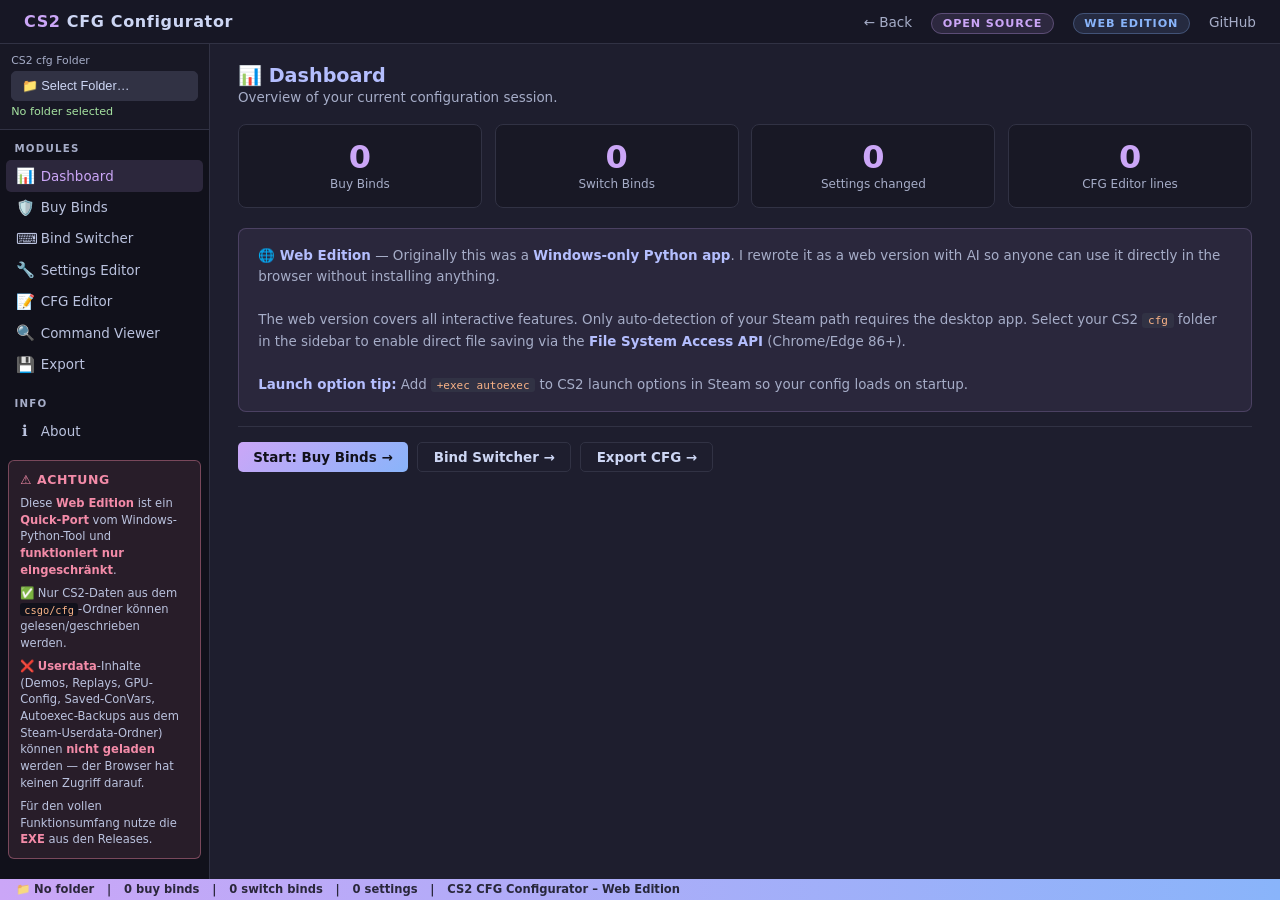
<file: docs/demo/demo.html>
<!DOCTYPE html>
<html lang="en">

<head>
  <meta charset="UTF-8" />
  <meta name="viewport" content="width=device-width, initial-scale=1.0" />
  <title>CS2 CFG Configurator – Web Edition</title>
  <link rel="stylesheet" href="demo.css" />
</head>

<body>

  <nav>
    <div class="nav-logo">CS2 <span>CFG Configurator</span></div>
    <ul>
      <li><a href="index.html">← Back</a></li>
      <li><span class="badge">Open Source</span></li>
      <li><span class="badge badge-web">Web Edition</span></li>
      <li><a href="https://github.com/vsvito420/cs2-cfg-configurator">GitHub</a></li>
    </ul>
  </nav>

  <div class="shell">

    <!-- SIDEBAR -->
    <aside class="sidebar">
      <div class="folder-bar">
        <small>CS2 cfg Folder</small>
        <button class="btn-folder" onclick="pickFolder()">📁 Select Folder…</button>
        <div id="folder-name">No folder selected</div>
      </div>
      <div class="sb-section">
        <div class="sb-label">Modules</div>
        <div class="sb-item active" onclick="sw('dashboard',this)"><span class="sb-icon">📊</span> Dashboard</div>
        <div class="sb-item" onclick="sw('buybinds',this)"><span class="sb-icon">🛡️</span> Buy Binds</div>
        <div class="sb-item" onclick="sw('bindswitcher',this)"><span class="sb-icon">⌨️</span> Bind Switcher</div>
        <div class="sb-item" onclick="sw('settings',this)"><span class="sb-icon">🔧</span> Settings Editor</div>
        <div class="sb-item" onclick="sw('cfgeditor',this)"><span class="sb-icon">📝</span> CFG Editor</div>
        <div class="sb-item" onclick="sw('cmdviewer',this)"><span class="sb-icon">🔍</span> Command Viewer</div>
        <div class="sb-item" onclick="sw('export',this)"><span class="sb-icon">💾</span> Export</div>
      </div>
      <div class="sb-section">
        <div class="sb-label">Info</div>
        <div class="sb-item" onclick="sw('about',this)"><span class="sb-icon">ℹ️</span> About</div>
      </div>
      <div class="sb-disclaimer">
        <div class="sb-disc-title">⚠️ Achtung</div>
        <p>Diese <strong>Web Edition</strong> ist ein <strong>Quick-Port</strong> vom Windows-Python-Tool und <strong>funktioniert nur eingeschränkt</strong>.</p>
        <p style="margin-top:.4rem">✅ Nur CS2-Daten aus dem <code>csgo/cfg</code>-Ordner können gelesen/geschrieben werden.</p>
        <p style="margin-top:.4rem">❌ <strong>Userdata</strong>-Inhalte (Demos, Replays, GPU-Config, Saved-ConVars, Autoexec-Backups aus dem Steam-Userdata-Ordner) können <strong>nicht geladen</strong> werden — der Browser hat keinen Zugriff darauf.</p>
        <p style="margin-top:.4rem">Für den vollen Funktionsumfang nutze die <strong>EXE</strong> aus den Releases.</p>
      </div>
    </aside>

    <!-- MAIN -->
    <main class="main">

      <!-- DASHBOARD -->
      <div class="panel active" id="panel-dashboard">
        <div class="p-title">📊 Dashboard</div>
        <div class="p-sub">Overview of your current configuration session.</div>
        <div class="dash-grid">
          <div class="dash-card">
            <div class="dash-num" id="d-buybinds">0</div>
            <div class="dash-lbl">Buy Binds</div>
          </div>
          <div class="dash-card">
            <div class="dash-num" id="d-switchbinds">0</div>
            <div class="dash-lbl">Switch Binds</div>
          </div>
          <div class="dash-card">
            <div class="dash-num" id="d-settings">0</div>
            <div class="dash-lbl">Settings changed</div>
          </div>
          <div class="dash-card">
            <div class="dash-num" id="d-cfglines">0</div>
            <div class="dash-lbl">CFG Editor lines</div>
          </div>
        </div>
        <div class="dash-notice">
          <strong>🌐 Web Edition</strong> — Originally this was a <strong>Windows-only Python app</strong>. I rewrote it
          as a web version with AI so anyone can use it directly in the browser without installing anything.<br><br>
          The web version covers all interactive features. Only auto-detection of your Steam path requires the desktop
          app. Select your CS2 <code>cfg</code> folder in the sidebar to enable direct file saving via the <strong>File
            System Access API</strong> (Chrome/Edge 86+).<br><br>
          <strong>Launch option tip:</strong> Add <code>+exec autoexec</code> to CS2 launch options in Steam so your
          config loads on startup.
        </div>
        <hr class="divider">
        <div style="display:flex;gap:.6rem;flex-wrap:wrap">
          <button class="btn btn-primary" onclick="sw('buybinds',getSbItem(1))">Start: Buy Binds →</button>
          <button class="btn btn-ghost" onclick="sw('bindswitcher',getSbItem(2))">Bind Switcher →</button>
          <button class="btn btn-ghost" onclick="sw('export',getSbItem(6))">Export CFG →</button>
        </div>
      </div>

      <!-- BUY BINDS -->
      <div class="panel" id="panel-buybinds">
        <div class="p-title">🛡️ Buy Bind Builder</div>
        <div class="p-sub">Select weapons/gear, assign a key, generate the buy bind command.</div>

        <div class="card">
          <div class="row" style="margin-bottom:.7rem">
            <div class="col" style="max-width:140px">
              <label>Key</label>
              <input type="text" id="bb-key" placeholder="F1, KP_1, MOUSE4…" maxlength="20" />
            </div>
            <div style="align-self:end">
              <button class="btn btn-primary" onclick="addBuyBind()">＋ Add Buy Bind</button>
            </div>
            <div style="align-self:end">
              <button class="btn btn-ghost" onclick="clearBBSelection()">Clear selection</button>
            </div>
          </div>

          <div class="weap-section-title">Primary Weapons</div>
          <div class="weapon-grid" id="wg-primary"></div>
          <div class="weap-section-title">Secondary / Pistols</div>
          <div class="weapon-grid" id="wg-secondary"></div>
          <div class="weap-section-title">Grenades &amp; Gear</div>
          <div class="weapon-grid" id="wg-grenades"></div>
          <div class="weap-section-title">Armor &amp; Utility</div>
          <div class="weapon-grid" id="wg-armor"></div>
        </div>

        <div style="display:flex;align-items:center;justify-content:space-between;margin-bottom:.4rem">
          <span style="font-size:.78rem;color:var(--muted)">Generated command preview</span>
        </div>
        <div class="cfg-preview" id="bb-cmd-preview">// Select weapons above and assign a key</div>

        <div style="display:flex;align-items:center;justify-content:space-between;margin-bottom:.4rem">
          <span style="font-size:.78rem;color:var(--muted)">Buy Binds list</span>
          <button class="btn btn-ghost" style="font-size:.74rem;padding:.25rem .5rem" onclick="copyBuyBinds()">📋 Copy
            all</button>
        </div>
        <div class="buy-bind-list" id="bb-list">
          <div style="color:var(--muted);font-style:italic;font-size:.82rem;padding:.5rem">No buy binds yet.</div>
        </div>
      </div>

      <!-- BIND SWITCHER -->
      <div class="panel" id="panel-bindswitcher">
        <div class="p-title">⌨️ Bind Switcher</div>
        <div class="p-sub">Create Simple, Toggle, Hold, and CFG-Exec binds — just like the Python app.</div>

        <div class="bs-type-tabs">
          <button class="bs-tab active" onclick="bsTab('simple',this)">Simple</button>
          <button class="bs-tab" onclick="bsTab('toggle',this)">Toggle</button>
          <button class="bs-tab" onclick="bsTab('hold',this)">Hold</button>
          <button class="bs-tab" onclick="bsTab('cfgexec',this)">CFG Exec</button>
        </div>

        <!-- Simple -->
        <div class="bs-form" id="bsf-simple">
          <div class="row">
            <div class="col" style="max-width:130px"><label>Key</label><input type="text" id="bs-s-key" placeholder="F1"
                maxlength="20" /></div>
            <div class="col"><label>Command</label><input type="text" id="bs-s-cmd" placeholder="noclip" /></div>
            <div class="col" style="max-width:200px"><label>Description (optional)</label><input type="text"
                id="bs-s-desc" placeholder="My bind…" /></div>
          </div>
          <div style="margin-top:.65rem">
            <button class="btn btn-primary" onclick="addSimpleBind()">＋ Add Simple Bind</button>
          </div>
        </div>

        <!-- Toggle -->
        <div class="bs-form" id="bsf-toggle" style="display:none">
          <div class="row">
            <div class="col" style="max-width:130px"><label>Key</label><input type="text" id="bs-t-key" placeholder="F2"
                maxlength="20" /></div>
            <div class="col" style="max-width:200px"><label>Alias name</label><input type="text" id="bs-t-alias"
                placeholder="my_toggle" /></div>
            <div class="col"><label>Description (optional)</label><input type="text" id="bs-t-desc" placeholder="…" />
            </div>
          </div>
          <div class="row" style="margin-top:.6rem">
            <div class="col"><label>State A commands</label><input type="text" id="bs-t-a"
                placeholder="cl_righthand 1" /></div>
            <div class="col"><label>State B commands</label><input type="text" id="bs-t-b"
                placeholder="cl_righthand 0" /></div>
          </div>
          <div style="margin-top:.65rem">
            <button class="btn btn-primary" onclick="addToggleBind()">＋ Add Toggle Bind</button>
          </div>
        </div>

        <!-- Hold -->
        <div class="bs-form" id="bsf-hold" style="display:none">
          <div class="row">
            <div class="col" style="max-width:130px"><label>Key</label><input type="text" id="bs-h-key"
                placeholder="MOUSE4" maxlength="20" /></div>
            <div class="col" style="max-width:200px"><label>Alias name</label><input type="text" id="bs-h-alias"
                placeholder="my_hold" /></div>
            <div class="col"><label>Description (optional)</label><input type="text" id="bs-h-desc" placeholder="…" />
            </div>
          </div>
          <div class="row" style="margin-top:.6rem">
            <div class="col"><label>On Press commands</label><input type="text" id="bs-h-press" placeholder="+zoom" />
            </div>
            <div class="col"><label>On Release commands</label><input type="text" id="bs-h-release"
                placeholder="-zoom" /></div>
            <div class="col"><label>Before (default state, optional)</label><input type="text" id="bs-h-before"
                placeholder="…" /></div>
          </div>
          <div style="margin-top:.65rem">
            <button class="btn btn-primary" onclick="addHoldBind()">＋ Add Hold Bind</button>
          </div>
        </div>

        <!-- CFG Exec -->
        <div class="bs-form" id="bsf-cfgexec" style="display:none">
          <div class="row">
            <div class="col" style="max-width:130px"><label>Key</label><input type="text" id="bs-c-key" placeholder="F3"
                maxlength="20" /></div>
            <div class="col" style="max-width:140px">
              <label>Exec type</label>
              <select id="bs-c-type" onchange="cfgExecTypeChange()">
                <option value="simple">Simple exec</option>
                <option value="toggle">Toggle (A/B)</option>
                <option value="hold">Hold (press/release)</option>
              </select>
            </div>
            <div class="col"><label>Description (optional)</label><input type="text" id="bs-c-desc" placeholder="…" />
            </div>
          </div>
          <div class="row" style="margin-top:.6rem" id="cfg-simple-row">
            <div class="col"><label>CFG file</label><input type="text" id="bs-c-file" placeholder="practice.cfg" />
            </div>
          </div>
          <div id="cfg-toggle-row" style="display:none">
            <div class="row" style="margin-top:.6rem">
              <div class="col"><label>CFG A</label><input type="text" id="bs-c-fa" placeholder="state_a.cfg" /></div>
              <div class="col"><label>CFG B</label><input type="text" id="bs-c-fb" placeholder="state_b.cfg" /></div>
            </div>
          </div>
          <div id="cfg-hold-row" style="display:none">
            <div class="row" style="margin-top:.6rem">
              <div class="col"><label>CFG on Press</label><input type="text" id="bs-c-fp" placeholder="press.cfg" />
              </div>
              <div class="col"><label>CFG on Release</label><input type="text" id="bs-c-fr" placeholder="release.cfg" />
              </div>
            </div>
          </div>
          <div style="margin-top:.65rem">
            <button class="btn btn-primary" onclick="addCfgBind()">＋ Add CFG Bind</button>
          </div>
        </div>

        <div style="display:flex;align-items:center;justify-content:space-between;margin-bottom:.4rem">
          <span style="font-size:.78rem;color:var(--muted)">Bind list</span>
          <button class="btn btn-ghost" style="font-size:.74rem;padding:.25rem .5rem" onclick="copySwitchBinds()">📋
            Copy CFG</button>
        </div>
        <div class="bs-list" id="bs-list">
          <div style="color:var(--muted);font-style:italic;font-size:.82rem;padding:.5rem">No binds yet.</div>
        </div>
        <div class="cfg-preview" id="bs-preview">// No binds yet</div>
      </div>

      <!-- SETTINGS EDITOR -->
      <div class="panel" id="panel-settings">
        <div class="p-title">🔧 Settings Editor</div>
        <div class="p-sub">Browse CS2 ConVars, set custom values. Changed values are included in Export.</div>
        <div class="cmd-search">
          <span class="cmd-si">🔍</span>
          <input type="text" id="set-search" placeholder="Search convar, category, description…"
            oninput="filterSettings()" />
        </div>
        <div style="overflow-x:auto">
          <table class="tbl">
            <thead>
              <tr>
                <th>ConVar</th>
                <th>Cat</th>
                <th>Default</th>
                <th>Range</th>
                <th>Your Value</th>
                <th>Description</th>
              </tr>
            </thead>
            <tbody id="set-tbody"></tbody>
          </table>
        </div>
      </div>

      <!-- CFG EDITOR -->
      <div class="panel" id="panel-cfgeditor">
        <div class="p-title">📝 CFG Editor</div>
        <div class="p-sub">Read existing CFG files from your selected folder, or write raw commands directly.</div>

        <div class="row" style="margin-bottom:.8rem">
          <button class="btn btn-ghost" onclick="readCfgFile()">&#128194; Open CFG from folder…</button>
          <button class="btn btn-ghost" onclick="newCfg()">&#10133; New empty</button>
          <button class="btn btn-ghost" onclick="saveCfgFile()">&#128190; Save to folder</button>
          <button class="btn btn-ghost" onclick="downloadCfgFile()">&#11015; Download</button>
        </div>

        <div class="alert alert-info" id="cfg-editor-note">
          ℹ️ Select your CS2 folder in the sidebar to open/save files directly.
        </div>

        <div style="display:flex;align-items:center;justify-content:space-between;margin-bottom:.35rem">
          <span style="font-size:.78rem;color:var(--muted)" id="cfg-filename-label">Unsaved</span>
          <span style="font-size:.74rem;color:var(--muted)" id="cfg-linecount">0 lines</span>
        </div>
        <textarea id="cfg-editor-area" rows="20" placeholder="// Write CS2 commands here…
// Example:
sensitivity 1.8
bind F1 &quot;buy ak47&quot;
echo &quot;loaded&quot;" oninput="onCfgEdit()"></textarea>
      </div>

      <!-- COMMAND VIEWER -->
      <div class="panel" id="panel-cmdviewer">
        <div class="p-title">🔍 Command Viewer</div>
        <div class="p-sub">Browse common CS2 commands and ConVars as a reference.</div>
        <div class="cmd-search">
          <span class="cmd-si">🔍</span>
          <input type="text" id="cmd-search" placeholder="Search commands…" oninput="filterCmds()" />
        </div>
        <div class="cmd-grid" id="cmd-grid"></div>
      </div>

      <!-- EXPORT -->
      <div class="panel" id="panel-export">
        <div class="p-title">💾 Export CFG</div>
        <div class="p-sub">Combine all your settings, buy binds and switch binds into one <span
            class="tag">autoexec.cfg</span>.</div>

        <div class="card">
          <p style="font-size:.84rem;color:var(--muted);margin-bottom:.6rem">Output path:</p>
          <div class="exp-path" id="exp-path">📁 No folder selected — use the sidebar to pick your CS2 cfg folder.</div>
          <p style="font-size:.82rem;color:var(--muted)">Add <span class="tag">+exec autoexec</span> to CS2 Steam launch
            options.</p>
        </div>

        <div class="alert alert-info" id="exp-api-note">ℹ️ Select your CS2 cfg folder in the sidebar to enable direct
          saving (Chrome/Edge).</div>

        <div style="display:flex;align-items:center;justify-content:space-between;margin-bottom:.4rem">
          <span style="font-size:.78rem;color:var(--muted)">Full autoexec.cfg preview</span>
          <button class="btn btn-ghost" style="font-size:.74rem;padding:.25rem .5rem" onclick="copyFull()">📋
            Copy</button>
        </div>
        <div class="cfg-preview" id="exp-preview">// click &quot;Refresh Preview&quot; or switch to this tab</div>

        <div style="display:flex;gap:.6rem;flex-wrap:wrap;margin-top:.7rem">
          <button class="btn btn-primary" onclick="saveAutoexec()">💾 Save autoexec.cfg to CS2 folder</button>
          <button class="btn btn-ghost" onclick="downloadAutoexec()">⬇️ Download autoexec.cfg</button>
          <button class="btn btn-ghost" onclick="refreshExport()">&#8635; Refresh preview</button>
        </div>
        <div id="exp-status" style="margin-top:.7rem"></div>
      </div>

      <!-- ABOUT -->
      <div class="panel" id="panel-about">
        <div class="p-title">ℹ️ About – Web Edition</div>
        <div class="p-sub">CS2 CFG Configurator — ported from Windows Python app to web with AI.</div>
        <div class="card">
          <p style="font-size:.86rem;color:var(--muted);line-height:1.7;margin-bottom:.8rem">
            The original project was a <strong style="color:var(--text)">Windows-only Python/CustomTkinter desktop
              app</strong>. I rewrote it as a fully browser-based web app using AI — every module is ported 1:1 so you
            get the exact same workflow without installing Python.
          </p>
          <p style="font-size:.84rem;color:var(--muted);line-height:1.7;margin-bottom:.6rem"><strong
              style="color:var(--ctp-green)">What works in the web version:</strong></p>
          <ul style="margin:0 0 .8rem 1.1rem;color:var(--muted);font-size:.82rem;line-height:1.9">
            <li>✅ Dashboard with live stats</li>
            <li>✅ Buy Bind Builder (all weapons, grenades, armor)</li>
            <li>✅ Bind Switcher: Simple / Toggle / Hold / CFG-Exec</li>
            <li>✅ Settings Editor with search (38+ ConVars)</li>
            <li>✅ CFG Editor: read &amp; write .cfg files directly via File System Access API</li>
            <li>✅ Command Viewer reference</li>
            <li>✅ Export: generate &amp; save autoexec.cfg</li>
            <li>✅ LocalStorage persistence (survives page reload)</li>
          </ul>
          <p style="font-size:.84rem;color:var(--muted);line-height:1.7;margin-bottom:.6rem"><strong
              style="color:var(--ctp-red)">Only in the Python app:</strong></p>
          <ul style="margin:0 0 .8rem 1.1rem;color:var(--muted);font-size:.82rem;line-height:1.9">
            <li>🔒 Auto-detection of Steam/CS2 installation path</li>
            <li>🔒 Multi-profile management saved on disk</li>
          </ul>
          <p style="font-size:.8rem;color:var(--muted)"><strong>File System Access API</strong> (direct folder write)
            requires <strong>Chrome 86+</strong> or <strong>Edge 86+</strong>. Firefox/Safari: use the Download button.
          </p>
        </div>
        <a href="https://github.com/vsvito420/cs2-cfg-configurator" class="btn btn-primary" style="margin-top:.5rem">⭐
          Star on GitHub</a>
      </div>

    </main>
  </div>

  <div class="statusbar">
    <span id="sb-folder">📁 No folder</span>
    <span>|</span><span id="sb-bb">0 buy binds</span>
    <span>|</span><span id="sb-sw">0 switch binds</span>
    <span>|</span><span id="sb-set">0 settings</span>
    <span>|</span><span>CS2 CFG Configurator – Web Edition</span>
  </div>

  <script src="demo.js"></script>
</body>

</html>
</file>
<file: docs/demo/demo.css>
:root {
    --ctp-base:#1e1e2e;--ctp-mantle:#181825;--ctp-crust:#11111b;
    --ctp-surface0:#313244;--ctp-surface1:#45475a;--ctp-surface2:#585b70;
    --ctp-overlay0:#6c7086;--ctp-subtext0:#a6adc8;--ctp-subtext1:#bac2de;
    --ctp-text:#cdd6f4;--ctp-lavender:#b4befe;--ctp-blue:#89b4fa;
    --ctp-sapphire:#74c7ec;--ctp-sky:#89dceb;--ctp-teal:#94e2d5;
    --ctp-green:#a6e3a1;--ctp-yellow:#f9e2af;--ctp-peach:#fab387;
    --ctp-maroon:#eba0ac;--ctp-red:#f38ba8;--ctp-mauve:#cba6f7;
    --ctp-pink:#f5c2e7;
    --bg:var(--ctp-base);--surface:var(--ctp-mantle);--border:var(--ctp-surface0);
    --accent:var(--ctp-mauve);--text:var(--ctp-text);--muted:var(--ctp-subtext0);
    --radius:8px;
}
*{margin:0;padding:0;box-sizing:border-box}
body{background:var(--bg);color:var(--text);font-family:'Segoe UI',system-ui,sans-serif;min-height:100vh;display:flex;flex-direction:column;}

/* NAV */
nav{display:flex;align-items:center;justify-content:space-between;padding:.75rem 1.5rem;border-bottom:1px solid var(--border);background:rgba(24,24,37,.95);backdrop-filter:blur(12px);position:sticky;top:0;z-index:200;}
.nav-logo{font-weight:700;font-size:1rem;color:var(--accent);letter-spacing:.04em}
.nav-logo span{color:var(--text)}
nav ul{list-style:none;display:flex;gap:1.2rem;align-items:center}
nav a{color:var(--muted);text-decoration:none;font-size:.85rem;transition:color .2s}
nav a:hover{color:var(--accent)}
.badge{background:rgba(203,166,247,.12);color:var(--accent);border:1px solid rgba(203,166,247,.3);border-radius:999px;padding:.18rem .65rem;font-size:.7rem;font-weight:700;letter-spacing:.08em;text-transform:uppercase}
.badge-web{background:rgba(137,180,250,.12);color:var(--ctp-blue);border:1px solid rgba(137,180,250,.3)}

/* SHELL */
.shell{display:flex;flex:1;overflow:hidden;height:calc(100vh - 48px - 26px)}

/* SIDEBAR */
.sidebar{width:210px;min-width:210px;background:var(--ctp-crust);border-right:1px solid var(--border);display:flex;flex-direction:column;overflow-y:auto}
.folder-bar{padding:.6rem .7rem;border-bottom:1px solid var(--border);background:var(--ctp-mantle)}
.folder-bar small{font-size:.68rem;color:var(--muted);display:block;margin-bottom:.3rem}
.btn-folder{display:flex;align-items:center;gap:.4rem;width:100%;background:var(--ctp-surface0);border:1px solid var(--border);border-radius:5px;color:var(--text);padding:.38rem .6rem;font-size:.8rem;cursor:pointer;transition:border-color .2s}
.btn-folder:hover{border-color:var(--accent)}
#folder-name{font-size:.7rem;color:var(--ctp-green);margin-top:.28rem;word-break:break-all;min-height:.9rem}
.sb-section{padding:.75rem .4rem .3rem}
.sb-label{font-size:.64rem;font-weight:700;letter-spacing:.12em;text-transform:uppercase;color:var(--muted);padding:0 .5rem .4rem}
.sb-item{display:flex;align-items:center;gap:.45rem;padding:.42rem .6rem;border-radius:5px;cursor:pointer;font-size:.84rem;color:var(--ctp-subtext1);transition:background .15s,color .15s;user-select:none}
.sb-item:hover{background:var(--ctp-surface0);color:var(--text)}
.sb-item.active{background:rgba(203,166,247,.15);color:var(--accent)}
.sb-icon{font-size:.95rem;width:1.1rem;text-align:center}

/* SIDEBAR DISCLAIMER */
.sb-disclaimer{margin:8px 8px 12px;padding:.65rem .7rem;background:rgba(243,139,168,.1);border:1px solid rgba(243,139,168,.4);border-radius:6px;font-size:.72rem;line-height:1.45;color:var(--ctp-subtext1)}
.sb-disclaimer .sb-disc-title{color:var(--ctp-red);font-weight:800;font-size:.78rem;letter-spacing:.05em;text-transform:uppercase;margin-bottom:.35rem}
.sb-disclaimer p{color:var(--ctp-subtext1)}
.sb-disclaimer strong{color:var(--ctp-red)}
.sb-disclaimer code{background:var(--ctp-crust);color:var(--ctp-peach);padding:.05rem .25rem;border-radius:3px;font-size:.9em}

/* MAIN */
.main{flex:1;overflow-y:auto;padding:1.25rem 1.75rem}
.panel{display:none}.panel.active{display:block}
.p-title{font-size:1.2rem;font-weight:700;color:var(--ctp-lavender);margin-bottom:.2rem}
.p-sub{font-size:.84rem;color:var(--muted);margin-bottom:1.2rem}

/* COMMON CONTROLS */
label{font-size:.78rem;color:var(--muted);display:block;margin-bottom:.3rem}
input[type=text],input[type=number],select,textarea{
    background:var(--ctp-surface0);border:1px solid var(--border);border-radius:5px;
    color:var(--text);padding:.42rem .6rem;font-size:.84rem;font-family:inherit;outline:none;transition:border-color .2s;width:100%
}
input[type=text]:focus,input[type=number]:focus,select:focus,textarea:focus{border-color:var(--accent)}
select option{background:var(--ctp-surface0)}
textarea{resize:vertical;font-family:'Consolas','Courier New',monospace;font-size:.8rem;color:var(--ctp-green)}
input[type=checkbox]{accent-color:var(--ctp-mauve);width:1rem;height:1rem;cursor:pointer}

.btn{display:inline-flex;align-items:center;gap:.35rem;padding:.42rem .95rem;border-radius:5px;font-weight:600;font-size:.84rem;cursor:pointer;border:none;transition:all .2s;white-space:nowrap;font-family:inherit}
.btn-primary{background:linear-gradient(135deg,var(--ctp-mauve),var(--ctp-blue));color:var(--ctp-crust)}
.btn-primary:hover{transform:translateY(-1px);box-shadow:0 4px 14px rgba(203,166,247,.25)}
.btn-ghost{background:transparent;color:var(--text);border:1px solid var(--border)}
.btn-ghost:hover{border-color:var(--accent);color:var(--accent)}
.btn-danger{background:transparent;color:var(--ctp-red);border:1px solid rgba(243,139,168,.3);padding:.3rem .6rem;font-size:.76rem}
.btn-danger:hover{background:rgba(243,139,168,.1)}
.btn-green{background:linear-gradient(135deg,var(--ctp-teal),var(--ctp-green));color:var(--ctp-crust)}

.card{background:var(--surface);border:1px solid var(--border);border-radius:var(--radius);padding:1rem 1.1rem;margin-bottom:.9rem}
.row{display:flex;gap:.7rem;align-items:end;flex-wrap:wrap}
.col{flex:1;min-width:120px}
.cfg-preview{background:var(--ctp-crust);border:1px solid var(--border);border-radius:var(--radius);padding:.85rem 1rem;font-family:'Consolas','Courier New',monospace;font-size:.78rem;color:var(--ctp-green);min-height:90px;white-space:pre;overflow-x:auto;margin-bottom:.8rem}
.alert{border-radius:5px;padding:.5rem .8rem;font-size:.8rem;margin-bottom:.7rem;display:flex;align-items:flex-start;gap:.45rem}
.alert-info{background:rgba(137,180,250,.1);border:1px solid rgba(137,180,250,.25);color:var(--ctp-blue)}
.alert-ok{background:rgba(166,227,161,.1);border:1px solid rgba(166,227,161,.25);color:var(--ctp-green)}
.alert-warn{background:rgba(249,226,175,.1);border:1px solid rgba(249,226,175,.25);color:var(--ctp-yellow)}
.alert-red{background:rgba(243,139,168,.1);border:1px solid rgba(243,139,168,.25);color:var(--ctp-red)}
.divider{border:none;border-top:1px solid var(--border);margin:.9rem 0}
.tag{background:var(--ctp-surface0);color:var(--ctp-peach);border-radius:4px;padding:.1rem .45rem;font-family:'Consolas',monospace;font-size:.8em}

/* DASHBOARD */
.dash-grid{display:grid;grid-template-columns:repeat(auto-fit,minmax(170px,1fr));gap:.8rem;margin-bottom:1.2rem}
.dash-card{background:var(--ctp-mantle);border:1px solid var(--border);border-radius:var(--radius);padding:1rem;text-align:center}
.dash-num{font-size:2rem;font-weight:800;color:var(--accent);line-height:1}
.dash-lbl{font-size:.75rem;color:var(--muted);margin-top:.25rem}
.dash-notice{background:rgba(203,166,247,.07);border:1px solid rgba(203,166,247,.2);border-radius:var(--radius);padding:1rem 1.2rem;font-size:.84rem;color:var(--muted);line-height:1.6}
.dash-notice strong{color:var(--ctp-lavender)}
.dash-notice code{background:var(--ctp-surface0);color:var(--ctp-peach);padding:.05rem .35rem;border-radius:3px;font-size:.82em}

/* BUY BINDS */
.weapon-grid{display:grid;grid-template-columns:repeat(auto-fill,minmax(150px,1fr));gap:.45rem;margin-bottom:.8rem}
.weapon-chip{display:flex;align-items:center;gap:.45rem;background:var(--ctp-surface0);border:1px solid var(--border);border-radius:5px;padding:.38rem .65rem;font-size:.8rem;cursor:pointer;transition:border-color .2s,background .15s}
.weapon-chip:hover{border-color:var(--accent)}
.weapon-chip.selected{border-color:var(--ctp-green);background:rgba(166,227,161,.1)}
.weapon-chip label{color:var(--text);cursor:pointer;margin:0;font-size:.8rem}
.weap-section-title{font-size:.72rem;font-weight:700;letter-spacing:.1em;text-transform:uppercase;color:var(--muted);margin:.8rem 0 .4rem}
.buy-preview-row{display:flex;gap:.5rem;align-items:end;margin-bottom:.7rem;flex-wrap:wrap}
.buy-bind-list{display:flex;flex-direction:column;gap:.4rem;margin-bottom:.8rem}
.buy-bind-row{background:var(--ctp-surface0);border:1px solid var(--border);border-radius:5px;padding:.45rem .8rem;display:flex;align-items:center;gap:.8rem;font-size:.82rem;font-family:'Consolas',monospace}
.bkey{color:var(--ctp-peach);font-weight:700;min-width:55px}
.bcmd{flex:1;color:var(--ctp-blue)}

/* BIND SWITCHER */
.bs-type-tabs{display:flex;gap:.4rem;margin-bottom:1rem;flex-wrap:wrap}
.bs-tab{padding:.35rem .85rem;border-radius:5px;border:1px solid var(--border);cursor:pointer;font-size:.82rem;color:var(--muted);background:transparent;font-family:inherit;transition:all .2s}
.bs-tab.active{background:rgba(203,166,247,.15);color:var(--accent);border-color:rgba(203,166,247,.4)}
.bs-form{background:var(--surface);border:1px solid var(--border);border-radius:var(--radius);padding:1rem;margin-bottom:.9rem}
.bs-list{display:flex;flex-direction:column;gap:.45rem;margin-bottom:.9rem}
.bs-row{background:var(--ctp-surface0);border:1px solid var(--border);border-radius:5px;padding:.45rem .85rem;display:flex;align-items:center;gap:.75rem;font-size:.8rem}
.bs-type-badge{font-size:.65rem;font-weight:700;letter-spacing:.06em;text-transform:uppercase;padding:.12rem .45rem;border-radius:3px}
.bt-simple{background:rgba(137,180,250,.15);color:var(--ctp-blue)}
.bt-toggle{background:rgba(166,227,161,.15);color:var(--ctp-green)}
.bt-hold{background:rgba(249,226,175,.15);color:var(--ctp-yellow)}
.bt-cfg{background:rgba(203,166,247,.15);color:var(--ctp-mauve)}

/* SETTINGS TABLE */
.tbl{width:100%;border-collapse:collapse;font-size:.82rem}
.tbl th{text-align:left;padding:.45rem .65rem;color:var(--muted);font-size:.72rem;font-weight:600;letter-spacing:.06em;text-transform:uppercase;border-bottom:1px solid var(--border)}
.tbl td{padding:.42rem .65rem;border-bottom:1px solid rgba(49,50,68,.5);vertical-align:middle}
.tbl tr:hover td{background:rgba(49,50,68,.4)}
.cv{font-family:'Consolas',monospace;color:var(--ctp-blue)}
.cd{font-family:'Consolas',monospace;color:var(--ctp-peach)}
.tbl input[type=text]{width:90px;padding:.26rem .4rem;font-family:'Consolas',monospace;font-size:.78rem}

/* CFG EDITOR */
.file-list{display:flex;flex-direction:column;gap:.35rem;margin-bottom:.8rem}
.file-row{display:flex;align-items:center;gap:.6rem;background:var(--ctp-surface0);border:1px solid var(--border);border-radius:5px;padding:.38rem .7rem;cursor:pointer;font-size:.82rem;font-family:'Consolas',monospace;transition:border-color .2s}
.file-row:hover,.file-row.active{border-color:var(--accent);color:var(--accent)}
.file-icon{font-size:.9rem}
#cfg-editor-area{min-height:300px;line-height:1.55}

/* COMMAND VIEWER */
.cmd-grid{display:grid;grid-template-columns:repeat(auto-fill,minmax(280px,1fr));gap:.5rem}
.cmd-card{background:var(--ctp-mantle);border:1px solid var(--border);border-radius:5px;padding:.65rem .8rem}
.cmd-name{font-family:'Consolas',monospace;color:var(--ctp-blue);font-size:.84rem;font-weight:700;margin-bottom:.2rem}
.cmd-desc{color:var(--muted);font-size:.76rem;line-height:1.4}
.cmd-search{margin-bottom:.8rem;position:relative}
.cmd-search input{padding-left:2rem}
.cmd-si{position:absolute;left:.65rem;top:50%;transform:translateY(-50%);color:var(--muted);pointer-events:none;font-size:.85rem}

/* EXPORT */
.exp-path{font-family:'Consolas',monospace;font-size:.78rem;color:var(--ctp-peach);background:var(--ctp-crust);border:1px solid var(--border);border-radius:4px;padding:.35rem .6rem;margin-bottom:.7rem}

/* STATUSBAR */
.statusbar{background:linear-gradient(90deg,var(--ctp-mauve),var(--ctp-blue));color:var(--ctp-crust);font-size:.72rem;padding:.22rem 1rem;display:flex;align-items:center;gap:.8rem;font-weight:600;flex-shrink:0}
.statusbar span{opacity:.85}

@media(max-width:640px){
    .shell{flex-direction:column;height:auto}
    .sidebar{width:100%;min-width:unset;flex-direction:row;flex-wrap:wrap;border-right:none;border-bottom:1px solid var(--border)}
}
</file>
